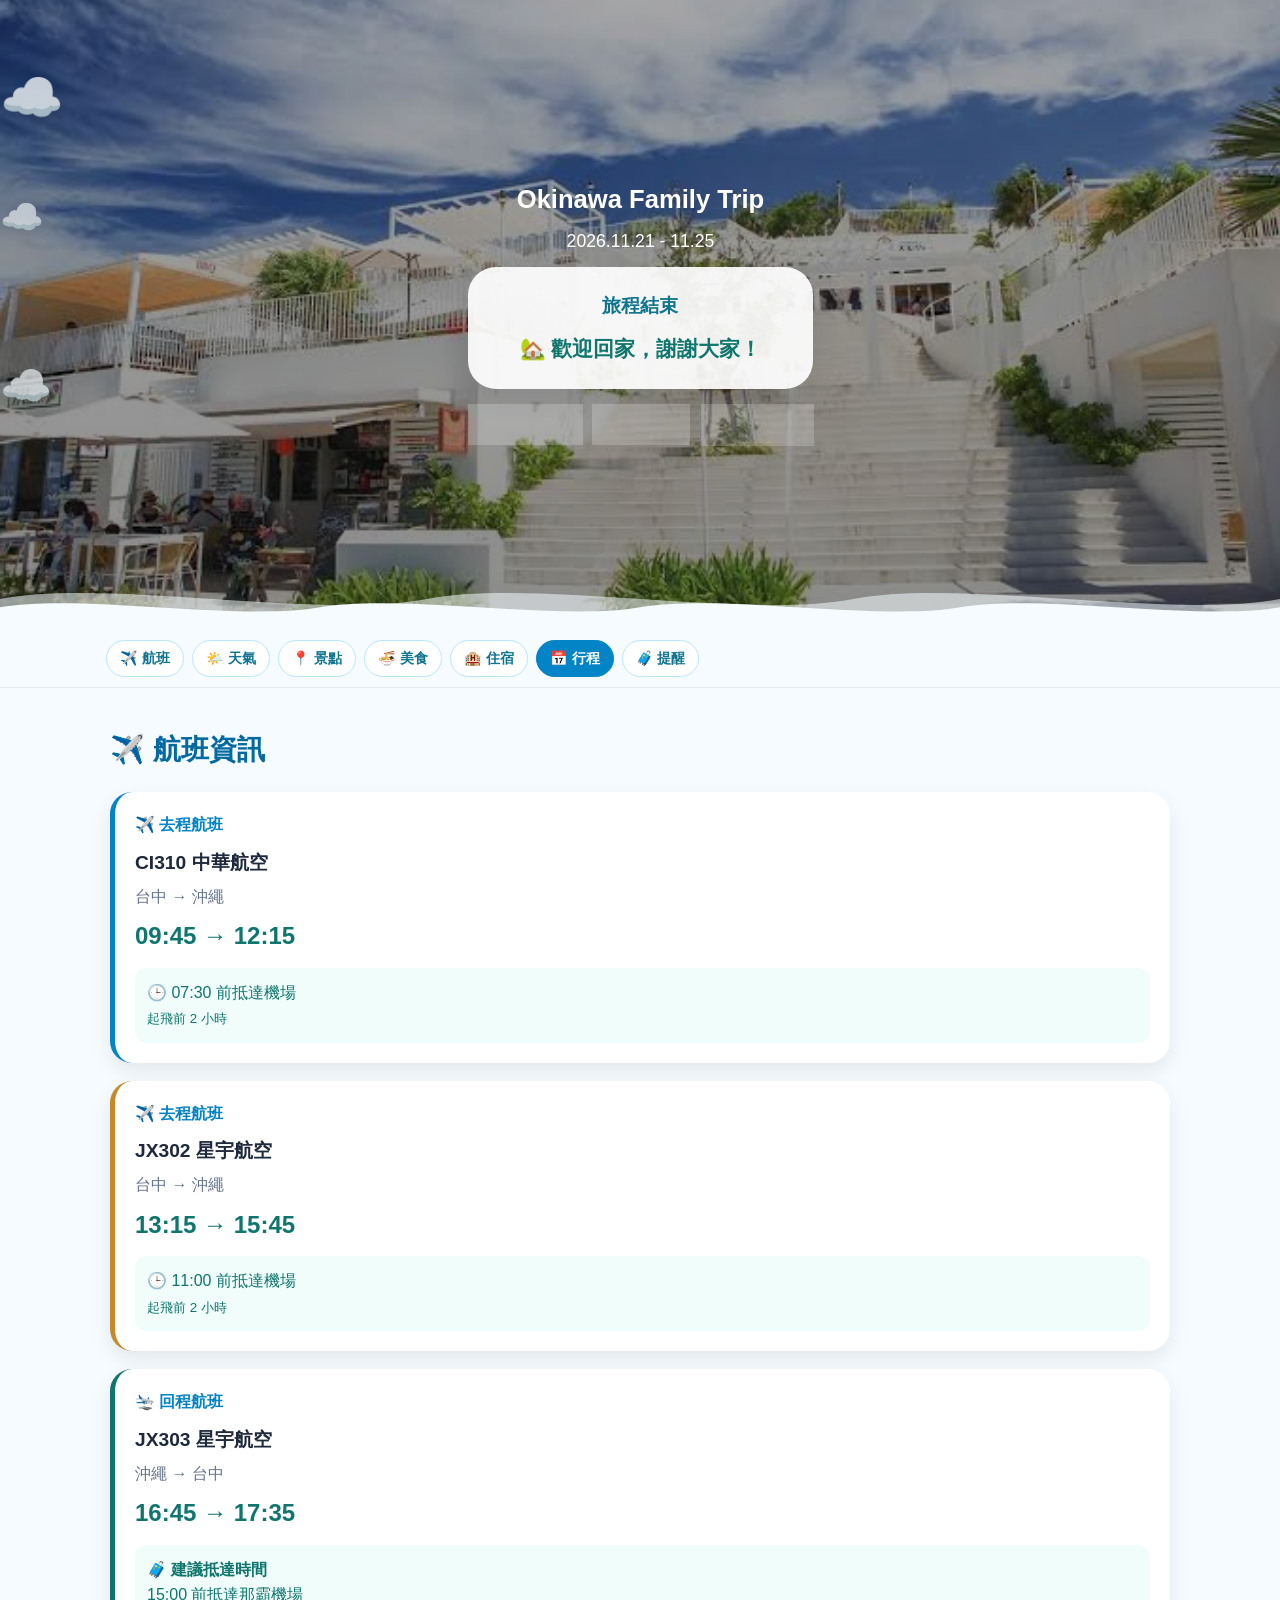
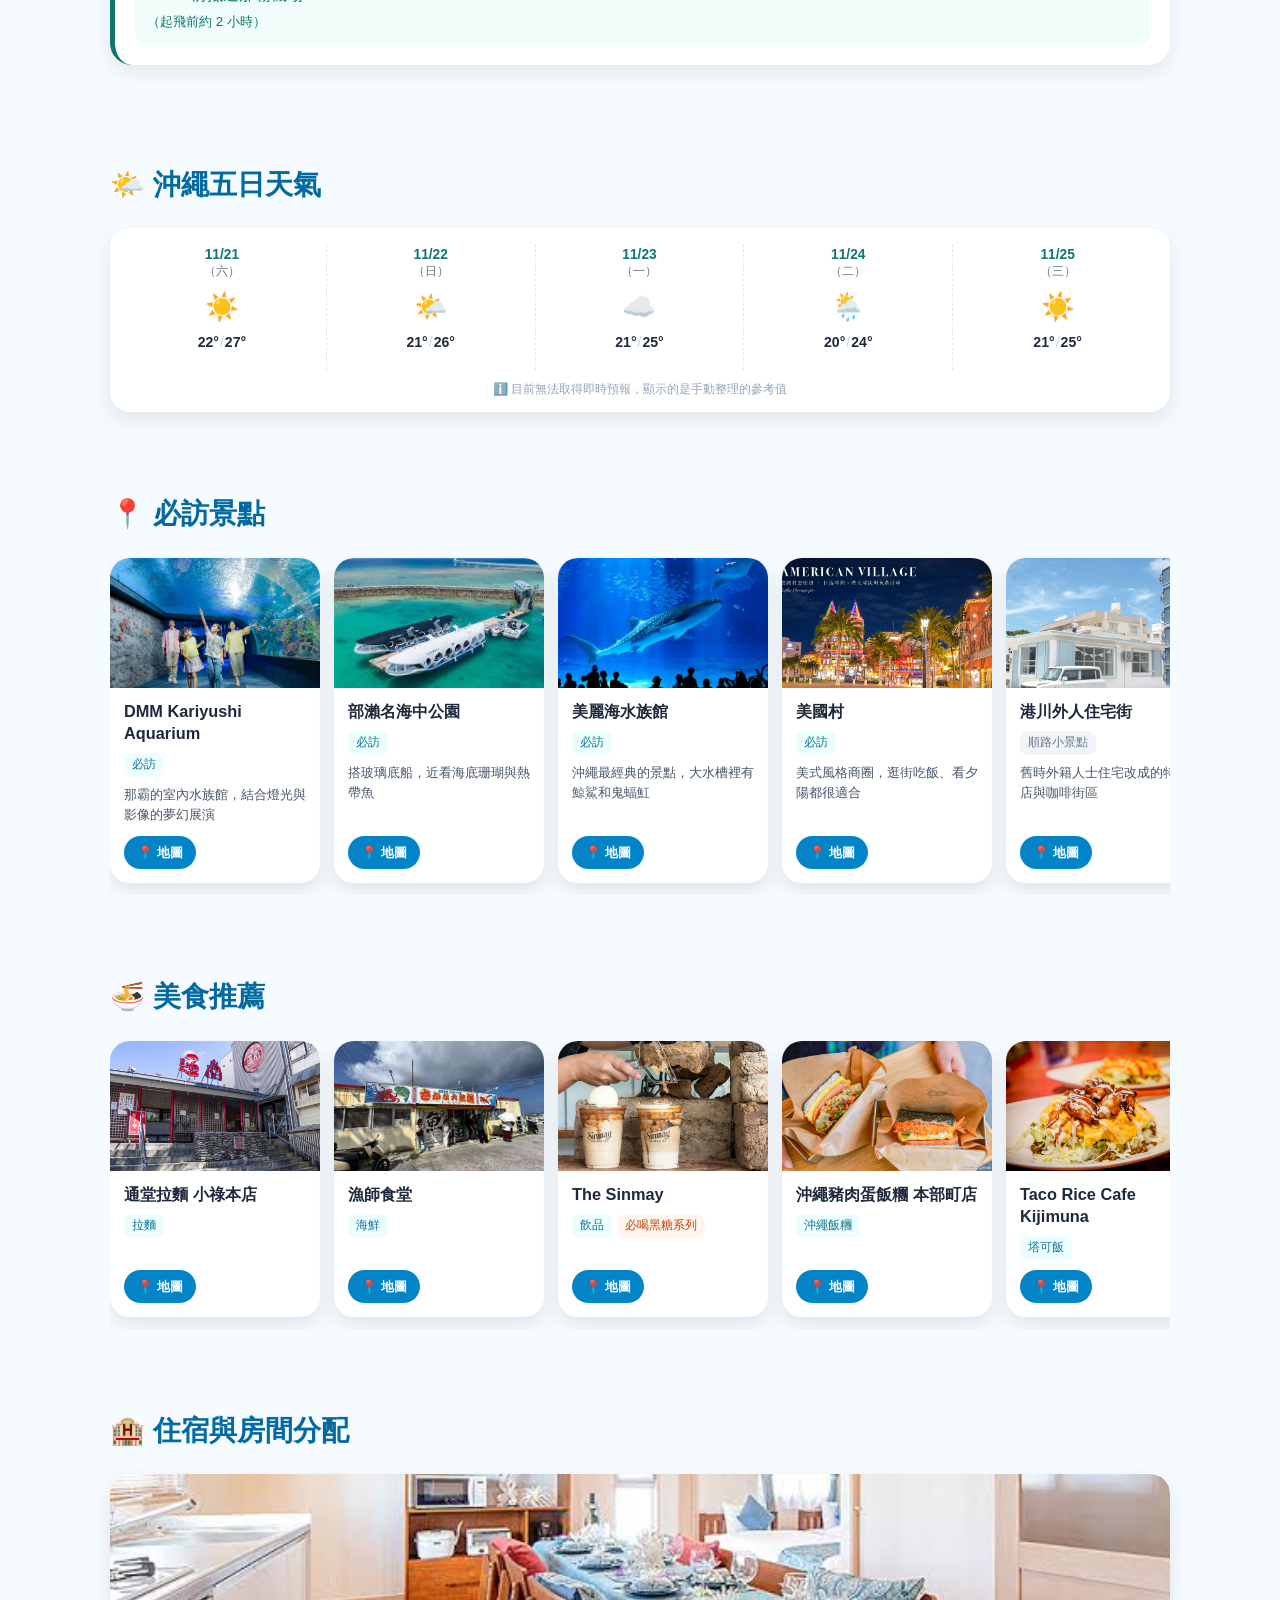
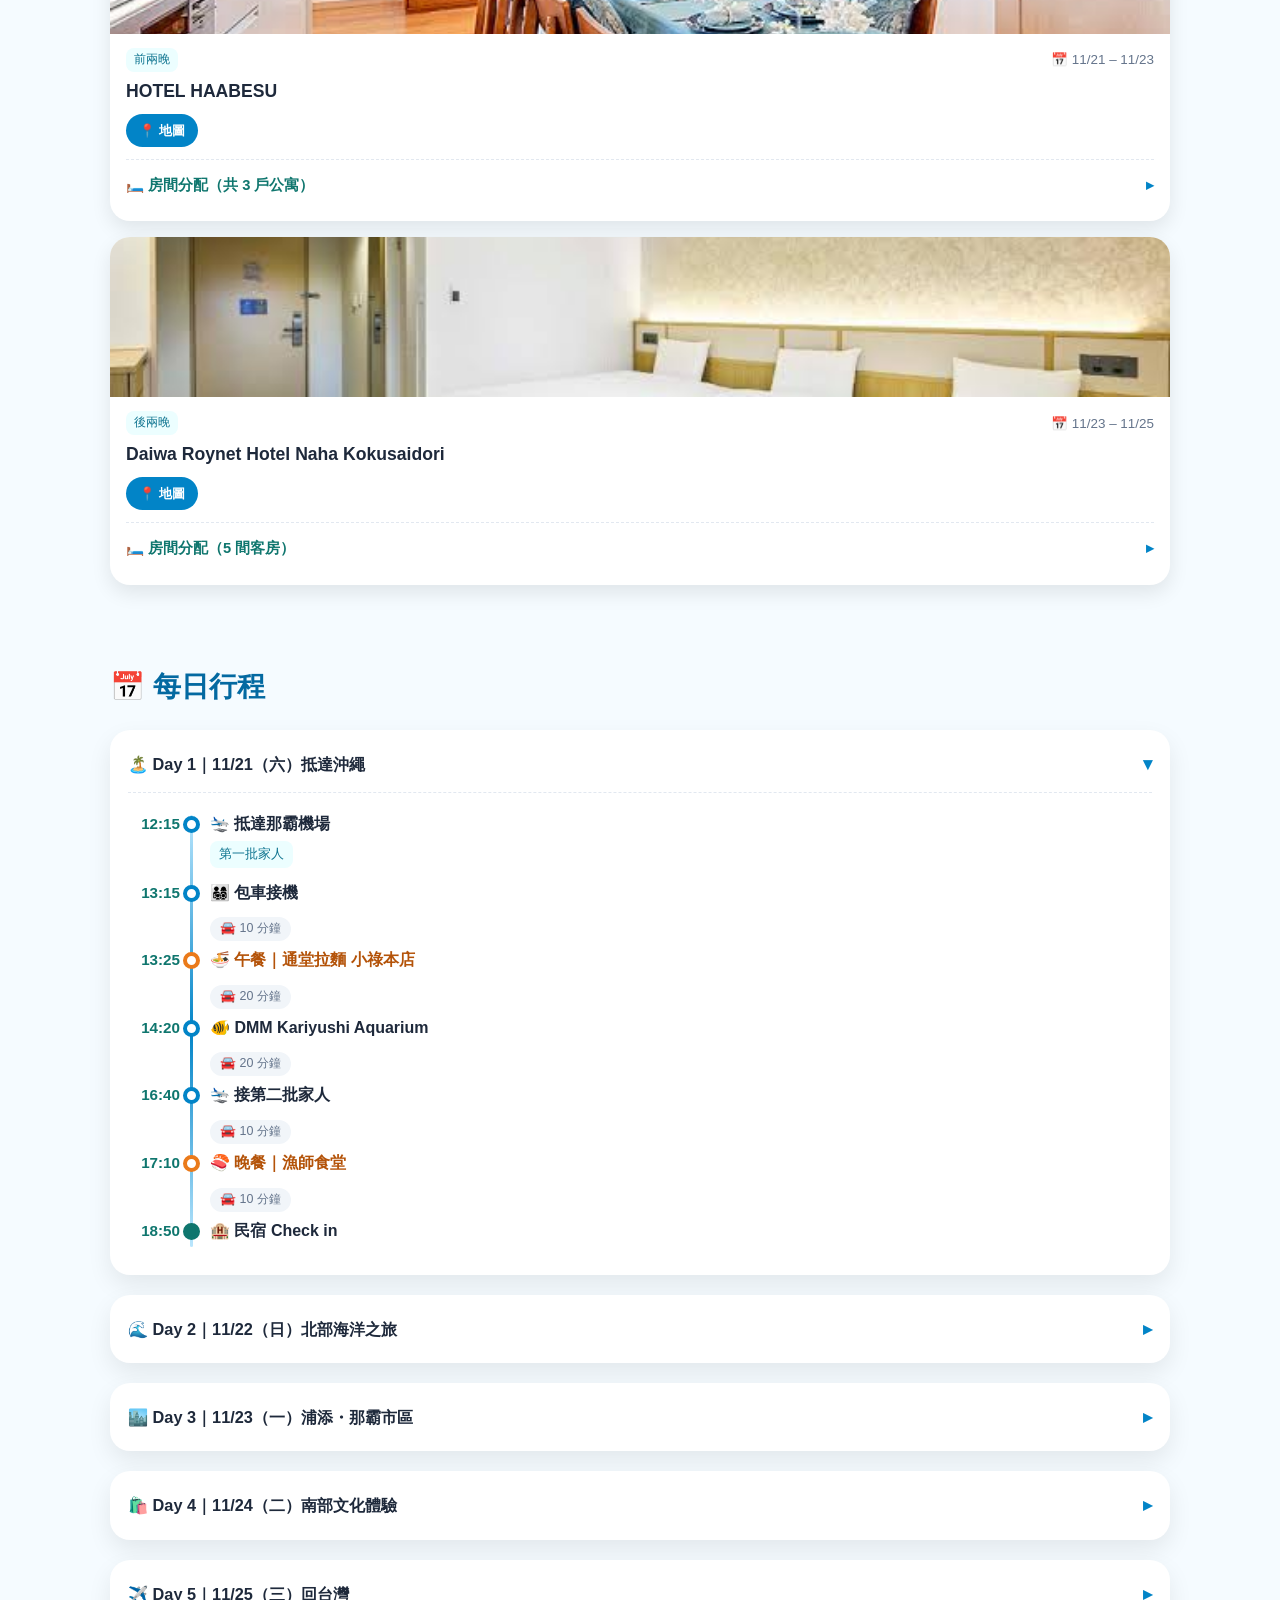
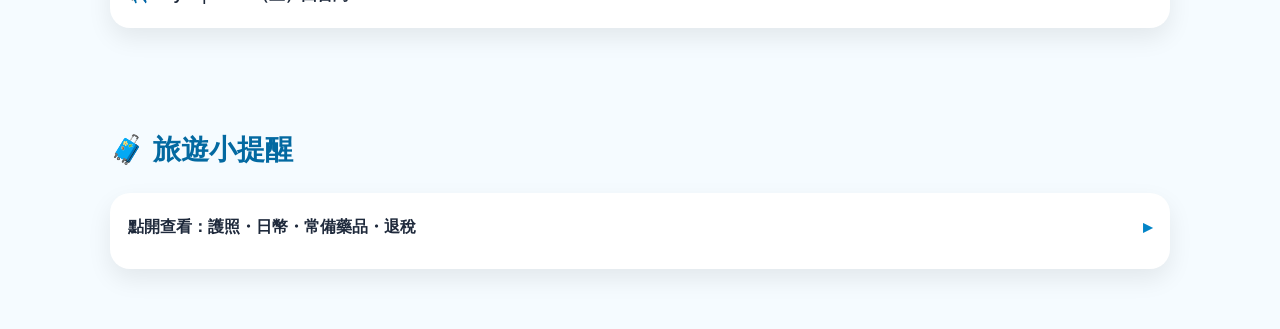
<file: index.html>
<!DOCTYPE html>
<html lang="zh-Hant">
<head>
<meta charset="UTF-8">
<meta name="viewport"
content="width=device-width, initial-scale=1.0">
<title>
🏝️ Okinawa Family Trip 2026
</title>
<meta name="description" content="2026.11.21–11.25 沖繩家族旅行｜航班、行程、景點、美食、住宿一次看">
<meta name="theme-color" content="#0284c7">
<meta property="og:type" content="website">
<meta property="og:title" content="🏝️ Okinawa Family Trip 2026">
<meta property="og:description" content="2026.11.21–11.25｜13 位家人的沖繩旅行：航班、行程、景點、美食、住宿一次看">
<meta property="og:image" content="https://jade19940517.github.io/2026_okinawa/images/%E7%80%A8%E9%95%B7%E5%B3%B6.jpg">
<meta property="og:url" content="https://jade19940517.github.io/2026_okinawa/">
<meta name="twitter:card" content="summary_large_image">
<link rel="stylesheet" href="style.css?v=1">
</head>
<body>
<section class="hero">
<div class="hero-deco" aria-hidden="true">
<span class="cloud c1">☁️</span>
<span class="cloud c2">☁️</span>
<span class="cloud c3">☁️</span>
<span class="hero-plane">✈️</span>
<svg class="wave wave-back" viewBox="0 0 2400 70" preserveAspectRatio="none"><path d="M0 30 C100.0 4 300.0 56 400 30 C500.0 4 700.0 56 800 30 C900.0 4 1100.0 56 1200 30 C1300.0 4 1500.0 56 1600 30 C1700.0 4 1900.0 56 2000 30 C2100.0 4 2300.0 56 2400 30 V70 H0 Z"/></svg>
<svg class="wave wave-front" viewBox="0 0 2400 70" preserveAspectRatio="none"><path d="M0 34 C75.0 12 225.0 56 300 34 C375.0 12 525.0 56 600 34 C675.0 12 825.0 56 900 34 C975.0 12 1125.0 56 1200 34 C1275.0 12 1425.0 56 1500 34 C1575.0 12 1725.0 56 1800 34 C1875.0 12 2025.0 56 2100 34 C2175.0 12 2325.0 56 2400 34 V70 H0 Z"/></svg>
</div>
<div class="hero-content">
<h1>
Okinawa Family Trip
</h1>
<p>
2026.11.21 - 11.25
</p>
<div class="countdown-box">
<div class="countdown-title">
沖繩出發倒數
</div>
<div id="countdown">
載入中...
</div>
</div>
<div class="badges">
<div class="badge">
👨‍👩‍👧‍👦 13位家人
</div>
<div class="badge">
🏖️ 5天4夜
</div>
<div class="badge">
🚐 包車旅行
</div> 
</div>
</div>
</section>
<nav class="quick-nav" id="quick-nav" aria-label="快速導覽">
<div class="quick-nav-inner">
<a href="#flights">✈️ 航班</a>
<a href="#weather">🌤️ 天氣</a>
<a href="#spots">📍 景點</a>
<a href="#food">🍜 美食</a>
<a href="#stay">🏨 住宿</a>
<a href="#itinerary">📅 行程</a>
<a href="#tips">🧳 提醒</a>
</div>
</nav>
<section class="section" id="flights">
<h2 class="section-title">
✈️ 航班資訊
</h2>
<div class="flight-card china-airlines">
<div class="flight-header">
✈️ 去程航班
</div>
<div class="flight-airline">
CI310 中華航空
</div>
<div class="flight-route">
台中 → 沖繩
</div>
<div class="flight-time">
09:45 → 12:15
</div>
<div class="flight-note">
🕒 07:30 前抵達機場
<br>
<small>起飛前 2 小時</small>
</div>
</div>
<div class="flight-card starlux">
<div class="flight-header">
✈️ 去程航班
</div>
<div class="flight-airline">
JX302 星宇航空
</div>
<div class="flight-route">
台中 → 沖繩
</div>
<div class="flight-time">
13:15 → 15:45
</div>
<div class="flight-note">
🕒 11:00 前抵達機場
<br>
<small>起飛前 2 小時</small>
</div>
</div>
<div class="flight-card return-flight">
<div class="flight-header">
🛬 回程航班
</div>
<div class="flight-airline">
JX303 星宇航空
</div>
<div class="flight-route">
沖繩 → 台中
</div>
<div class="flight-time">
16:45 → 17:35
</div>
<div class="flight-note">
<strong>🧳 建議抵達時間</strong>
<br>
15:00 前抵達那霸機場
<br>
<small>（起飛前約 2 小時）</small>
</div>
</div>
</section>
<section class="section" id="weather">
<h2 class="section-title">
🌤️ 沖繩五日天氣
</h2>
<div class="wx-card">
<div class="wx-grid" id="wx-grid">
<div class="wx-col"><div class="wx-date">11/21<small>（六）</small></div><div class="wx-ico">☀️</div><div class="wx-temp">22°<span>/</span>27°</div><div class="wx-rain"></div></div>
<div class="wx-col"><div class="wx-date">11/22<small>（日）</small></div><div class="wx-ico">🌤️</div><div class="wx-temp">21°<span>/</span>26°</div><div class="wx-rain"></div></div>
<div class="wx-col"><div class="wx-date">11/23<small>（一）</small></div><div class="wx-ico">☁️</div><div class="wx-temp">21°<span>/</span>25°</div><div class="wx-rain"></div></div>
<div class="wx-col"><div class="wx-date">11/24<small>（二）</small></div><div class="wx-ico">🌦️</div><div class="wx-temp">20°<span>/</span>24°</div><div class="wx-rain"></div></div>
<div class="wx-col"><div class="wx-date">11/25<small>（三）</small></div><div class="wx-ico">☀️</div><div class="wx-temp">21°<span>/</span>25°</div><div class="wx-rain"></div></div>
</div>
<div class="wx-note" id="wx-note">⏳ 預報載入中…（先顯示手動整理的參考值）</div>
</div>
</section>
<section class="section" id="spots">
<h2 class="section-title">
📍 必訪景點
</h2>
<div class="spot-scroll">
<div class="spot-card">
<img class="spot-photo" src="images/dmm_kariyushi_aquarium.jpg" alt="DMM Kariyushi Aquarium" loading="lazy">
<div class="spot-body">
<div class="spot-name">DMM Kariyushi Aquarium</div>
<div class="spot-meta"><span class="chip">必訪</span></div>
<div class="spot-desc">那霸的室內水族館，結合燈光與影像的夢幻展演</div>
<div class="map-btn"><a href="https://www.google.com/maps/search/?api=1&query=DMM%20Kariyushi%20Aquarium%20沖繩" target="_blank" rel="noopener">📍 地圖</a></div>
</div>
</div>
<div class="spot-card">
<img class="spot-photo" src="images/部瀨名海中公園.jpg" alt="部瀨名海中公園" loading="lazy">
<div class="spot-body">
<div class="spot-name">部瀨名海中公園</div>
<div class="spot-meta"><span class="chip">必訪</span></div>
<div class="spot-desc">搭玻璃底船，近看海底珊瑚與熱帶魚</div>
<div class="map-btn"><a href="https://www.google.com/maps/search/?api=1&query=部瀨名海中公園%20沖繩" target="_blank" rel="noopener">📍 地圖</a></div>
</div>
</div>
<div class="spot-card">
<img class="spot-photo" src="images/美麗海水族館.jpg" alt="美麗海水族館" loading="lazy">
<div class="spot-body">
<div class="spot-name">美麗海水族館</div>
<div class="spot-meta"><span class="chip">必訪</span></div>
<div class="spot-desc">沖繩最經典的景點，大水槽裡有鯨鯊和鬼蝠魟</div>
<div class="map-btn"><a href="https://www.google.com/maps/search/?api=1&query=沖繩美麗海水族館" target="_blank" rel="noopener">📍 地圖</a></div>
</div>
</div>
<div class="spot-card">
<img class="spot-photo" src="images/美國村.jpg" alt="美國村" loading="lazy">
<div class="spot-body">
<div class="spot-name">美國村</div>
<div class="spot-meta"><span class="chip">必訪</span></div>
<div class="spot-desc">美式風格商圈，逛街吃飯、看夕陽都很適合</div>
<div class="map-btn"><a href="https://www.google.com/maps/search/?api=1&query=北谷美國村%20沖繩" target="_blank" rel="noopener">📍 地圖</a></div>
</div>
</div>
<div class="spot-card">
<img class="spot-photo" src="images/港川外人住宅街.jpg" alt="港川外人住宅街" loading="lazy">
<div class="spot-body">
<div class="spot-name">港川外人住宅街</div>
<div class="spot-meta"><span class="chip soft">順路小景點</span></div>
<div class="spot-desc">舊時外籍人士住宅改成的特色小店與咖啡街區</div>
<div class="map-btn"><a href="https://www.google.com/maps/search/?api=1&query=港川外人住宅街%20沖繩" target="_blank" rel="noopener">📍 地圖</a></div>
</div>
</div>
<div class="spot-card">
<img class="spot-photo" src="images/SAN-A%20PARCO%20CITY.png" alt="SAN-A PARCO CITY" loading="lazy">
<div class="spot-body">
<div class="spot-name">SAN-A PARCO CITY</div>
<div class="spot-meta"><span class="chip soft">購物</span></div>
<div class="spot-desc">大型購物商場，逛街、用餐一次搞定</div>
<div class="map-btn"><a href="https://www.google.com/maps/search/?api=1&query=SAN-A%20PARCO%20CITY%20浦添" target="_blank" rel="noopener">📍 地圖</a></div>
</div>
</div>
<div class="spot-card">
<img class="spot-photo" src="images/達摩寺.jpg" alt="達摩寺" loading="lazy">
<div class="spot-body">
<div class="spot-name">達摩寺</div>
<div class="spot-meta"><span class="chip soft">順路小景點</span></div>
<div class="spot-desc">以達摩為主題的寺廟，順路走走參拜</div>
<div class="map-btn"><a href="https://www.google.com/maps/search/?api=1&query=達摩寺%20浦添%20沖繩" target="_blank" rel="noopener">📍 地圖</a></div>
</div>
</div>
<div class="spot-card">
<img class="spot-photo" src="images/波上宮.jpg" alt="波上宮" loading="lazy">
<div class="spot-body">
<div class="spot-name">波上宮</div>
<div class="spot-meta"><span class="chip">必訪</span></div>
<div class="spot-desc">建在海邊崖上的神社，是沖繩最具代表性的神社</div>
<div class="map-btn"><a href="https://www.google.com/maps/search/?api=1&query=波上宮%20那霸" target="_blank" rel="noopener">📍 地圖</a></div>
</div>
</div>
<div class="spot-card">
<img class="spot-photo" src="images/玉泉洞.jpg" alt="玉泉洞" loading="lazy">
<div class="spot-body">
<div class="spot-name">玉泉洞</div>
<div class="spot-meta"><span class="chip">必訪</span></div>
<div class="spot-desc">大型鐘乳石洞，走進地底欣賞自然奇景</div>
<div class="map-btn"><a href="https://www.google.com/maps/search/?api=1&query=玉泉洞%20沖繩世界" target="_blank" rel="noopener">📍 地圖</a></div>
</div>
</div>
<div class="spot-card">
<img class="spot-photo" src="images/國際通.jpg" alt="國際通" loading="lazy">
<div class="spot-body">
<div class="spot-name">國際通</div>
<div class="spot-meta"><span class="chip">必訪</span></div>
<div class="spot-desc">那霸最熱鬧的大街，伴手禮和小吃一次逛完</div>
<div class="map-btn"><a href="https://www.google.com/maps/search/?api=1&query=國際通%20那霸" target="_blank" rel="noopener">📍 地圖</a></div>
</div>
</div>
<div class="spot-card">
<img class="spot-photo" src="images/泊港漁市場.jpg" alt="泊港漁市場" loading="lazy">
<div class="spot-body">
<div class="spot-name">泊港漁市場</div>
<div class="spot-meta"><span class="chip soft">順路小景點</span></div>
<div class="spot-desc">在地漁市場，感受沖繩的海鮮與生活氣息</div>
<div class="map-btn"><a href="https://www.google.com/maps/search/?api=1&query=泊港漁市場%20那霸" target="_blank" rel="noopener">📍 地圖</a></div>
</div>
</div>
<div class="spot-card">
<img class="spot-photo" src="images/瀨長島.jpg" alt="瀨長島" loading="lazy">
<div class="spot-body">
<div class="spot-name">瀨長島</div>
<div class="spot-meta"><span class="chip">必訪</span></div>
<div class="spot-desc">海邊的白色露台，飛機從頭頂起降，日落特別美</div>
<div class="map-btn"><a href="https://www.google.com/maps/search/?api=1&query=瀨長島%20Umikaji%20Terrace" target="_blank" rel="noopener">📍 地圖</a></div>
</div>
</div>
</div>
</section>
<section class="section" id="food">
<h2 class="section-title">
🍜 美食推薦
</h2>
<div class="food-scroll">
<div class="food-card">
<img class="food-photo" src="images/通堂拉麵.jpg" alt="通堂拉麵 小祿本店" loading="lazy">
<div class="food-body">
<div class="food-name">通堂拉麵 小祿本店</div>
<div class="food-meta"><span class="chip">拉麵</span></div>
<div class="map-btn"><a href="https://www.google.com/maps/search/?api=1&query=通堂拉麵%20小祿本店%20沖繩" target="_blank" rel="noopener">📍 地圖</a></div>
</div>
</div>
<div class="food-card">
<img class="food-photo" src="images/漁師食堂.jpg" alt="漁師食堂" loading="lazy">
<div class="food-body">
<div class="food-name">漁師食堂</div>
<div class="food-meta"><span class="chip">海鮮</span></div>
<div class="map-btn"><a href="https://www.google.com/maps/search/?api=1&query=漁師食堂%20沖繩" target="_blank" rel="noopener">📍 地圖</a></div>
</div>
</div>
<div class="food-card">
<img class="food-photo" src="images/The%20Sinmay.png" alt="The Sinmay" loading="lazy">
<div class="food-body">
<div class="food-name">The Sinmay</div>
<div class="food-meta"><span class="chip">飲品</span><span class="chip warm">必喝黑糖系列</span></div>
<div class="map-btn"><a href="https://www.google.com/maps/search/?api=1&query=The%20Sinmay%20沖繩" target="_blank" rel="noopener">📍 地圖</a></div>
</div>
</div>
<div class="food-card">
<img class="food-photo" src="images/豬肉蛋飯糰.jpg" alt="沖繩豬肉蛋飯糰 本部町店" loading="lazy">
<div class="food-body">
<div class="food-name">沖繩豬肉蛋飯糰 本部町店</div>
<div class="food-meta"><span class="chip">沖繩飯糰</span></div>
<div class="map-btn"><a href="https://www.google.com/maps/search/?api=1&query=沖繩豬肉蛋飯糰%20本部町店" target="_blank" rel="noopener">📍 地圖</a></div>
</div>
</div>
<div class="food-card">
<img class="food-photo" src="images/Taco%20Rice%20Cafe%20Kijimuna.jpg" alt="Taco Rice Cafe Kijimuna" loading="lazy">
<div class="food-body">
<div class="food-name">Taco Rice Cafe Kijimuna</div>
<div class="food-meta"><span class="chip">塔可飯</span></div>
<div class="map-btn"><a href="https://www.google.com/maps/search/?api=1&query=Taco%20Rice%20Cafe%20Kijimuna%20沖繩" target="_blank" rel="noopener">📍 地圖</a></div>
</div>
</div>
<div class="food-card">
<img class="food-photo" src="images/琉球的牛.jpg" alt="琉球的牛 久茂地店" loading="lazy">
<div class="food-body">
<div class="food-name">琉球的牛 久茂地店</div>
<div class="food-meta"><span class="chip">燒肉</span><span class="chip warm">需訂位</span></div>
<div class="map-btn"><a href="https://www.google.com/maps/search/?api=1&query=琉球の牛%20久茂地店%20那覇" target="_blank" rel="noopener">📍 地圖</a></div>
</div>
</div>
<div class="food-card">
<img class="food-photo" src="images/那霸市第一牧志公設市場.jpg" alt="第一牧志公設市場" loading="lazy">
<div class="food-body">
<div class="food-name">第一牧志公設市場</div>
<div class="food-meta"><span class="chip">在地市場</span></div>
<div class="map-btn"><a href="https://www.google.com/maps/search/?api=1&query=那霸市第一牧志公設市場" target="_blank" rel="noopener">📍 地圖</a></div>
</div>
</div>
<div class="food-card">
<img class="food-photo" src="images/紺%20Kou.jpg" alt="紺 Kou 東町本店" loading="lazy">
<div class="food-body">
<div class="food-name">紺 Kou 東町本店</div>
<div class="food-meta"><span class="chip">涮涮鍋</span></div>
<div class="map-btn"><a href="https://www.google.com/maps/search/?api=1&query=紺%20Kou%20東町本店%20那覇" target="_blank" rel="noopener">📍 地圖</a></div>
</div>
</div>
</div>
</section>
<section class="section" id="stay">
<h2 class="section-title">
🏨 住宿與房間分配
</h2>
<div class="stay-list">
<div class="stay-card">
<img class="stay-photo" src="images/HOTEL%20HAABESU%20OKINAWA-01.jpg" alt="HOTEL HAABESU" loading="lazy">
<div class="stay-body">
<div class="stay-top"><span class="chip">前兩晚</span><span class="stay-dates">📅 11/21 – 11/23</span></div>
<div class="stay-name">HOTEL HAABESU</div>
<div class="map-btn"><a href="https://www.google.com/maps/search/?api=1&query=HOTEL%20HAABESU%20OKINAWA" target="_blank" rel="noopener">📍 地圖</a></div>
<details class="rooms">
<summary>🛏️ 房間分配（共 3 戶公寓）</summary>
<div class="unit-list">
<div class="unit">
<div class="unit-head"><span>🏠 A 戶</span><span class="unit-tag">整戶公寓・2 房</span></div>
<div class="uroom">
<div class="uroom-head"><b>房間 1</b><span class="bed">🛏️ 雙人床</span></div>
<div class="unit-people"><span>二阿姨</span><span>二姨丈</span></div>
</div>
<div class="uroom">
<div class="uroom-head"><b>房間 2</b><span class="bed">🛏️🛏️ 兩張單人床</span></div>
<div class="unit-people"><span>小阿姨</span><span>小姨丈</span></div>
</div>
<div class="unit-note">📝 房間進去後再自己選</div>
<div class="unit-share">🛋️ 客廳・🍳 廚房・🚿 衛浴｜整戶獨立使用</div>
</div>
<div class="unit">
<div class="unit-head"><span>🏠 B 戶</span><span class="unit-tag">整戶公寓・2 房</span></div>
<div class="uroom">
<div class="uroom-head"><b>房間 1</b><span class="bed">🛏️ 雙人床</span></div>
<div class="unit-people"><span>大姨</span></div>
</div>
<div class="uroom">
<div class="uroom-head"><b>房間 2</b><span class="bed">🛏️🛏️ 兩張單人床</span></div>
<div class="unit-people"><span>明寶</span><span>小茜</span><span>程翰</span></div>
</div>
<div class="unit-note">📝 房間進去後再自己選</div>
<div class="unit-share">🛋️ 客廳・🍳 廚房・🚿 衛浴｜整戶獨立使用</div>
</div>
<div class="unit">
<div class="unit-head"><span>🏠 C 戶</span><span class="unit-tag">整戶公寓・1 房</span></div>
<div class="uroom">
<div class="uroom-head"><b>房間</b><span class="bed">🛏️🛏️🛏️ 雙人床＋兩張單人床</span></div>
<div class="unit-people"><span>佩妏</span><span>小琪</span><span>易宣</span><span>雅涵</span><span>彣烜</span></div>
</div>
<div class="unit-share">🛋️ 客廳・🍳 廚房・🚿 衛浴｜整戶獨立使用</div>
</div>
</div>
</details>
</div>
</div>
<div class="stay-card">
<img class="stay-photo" src="images/Daiwa%20Roynet%20Hotel%20Naha%20Kokusaidori-01.jpg" alt="Daiwa Roynet Hotel Naha Kokusaidori" loading="lazy">
<div class="stay-body">
<div class="stay-top"><span class="chip">後兩晚</span><span class="stay-dates">📅 11/23 – 11/25</span></div>
<div class="stay-name">Daiwa Roynet Hotel Naha Kokusaidori</div>
<div class="map-btn"><a href="https://www.google.com/maps/search/?api=1&query=Daiwa%20Roynet%20Hotel%20Naha%20Kokusaidori" target="_blank" rel="noopener">📍 地圖</a></div>
<details class="rooms">
<summary>🛏️ 房間分配（5 間客房）</summary>
<div class="hroom-list">
<div class="hroom">
<div class="hroom-head"><b>Room 1</b><span class="bed">🛏️🛏️ 雙床房</span></div>
<div class="unit-people"><span>二阿姨</span><span>二姨丈</span></div>
</div>
<div class="hroom">
<div class="hroom-head"><b>Room 2</b><span class="bed">🛏️🛏️ 雙床房</span></div>
<div class="unit-people"><span>小阿姨</span><span>小姨丈</span></div>
</div>
<div class="hroom">
<div class="hroom-head"><b>Room 3</b><span class="bed">🛏️🛏️ 雙床房</span></div>
<div class="unit-people"><span>明寶</span><span>小茜</span><span>程翰</span></div>
</div>
<div class="hroom">
<div class="hroom-head"><b>Room 4</b><span class="bed">🛏️🛏️ 雙床房</span></div>
<div class="unit-people"><span>易宣</span><span>雅涵</span><span>彣烜</span></div>
</div>
<div class="hroom">
<div class="hroom-head"><b>Room 5</b><span class="bed">🛏️🛏️🛏️ 三人房</span></div>
<div class="unit-people"><span>大姨</span><span>佩妏</span><span>小琪</span></div>
</div>
</div>
</details>
</div>
</div>
</div>
</section>
<section class="section" id="itinerary">
<h2 class="section-title">
📅 每日行程
</h2>
<details open class="card day-card" data-day="1">
<summary>🏝️ Day 1｜11/21（六）抵達沖繩</summary>
<div class="timeline">
<div class="stop"><div class="time">12:15</div><div class="dot"></div><div class="body"><div class="title">🛬 抵達那霸機場</div><span class="tag">第一批家人</span></div></div>
<div class="stop"><div class="time">13:15</div><div class="dot"></div><div class="body"><div class="title">👨‍👩‍👧‍👦 包車接機</div></div></div>
<div class="drive"><span>🚘 10 分鐘</span></div>
<div class="stop meal"><div class="time">13:25</div><div class="dot"></div><div class="body"><div class="title">🍜 午餐｜通堂拉麵 小祿本店</div></div></div>
<div class="drive"><span>🚘 20 分鐘</span></div>
<div class="stop"><div class="time">14:20</div><div class="dot"></div><div class="body"><div class="title">🐠 DMM Kariyushi Aquarium</div></div></div>
<div class="drive"><span>🚘 20 分鐘</span></div>
<div class="stop"><div class="time">16:40</div><div class="dot"></div><div class="body"><div class="title">🛬 接第二批家人</div></div></div>
<div class="drive"><span>🚘 10 分鐘</span></div>
<div class="stop meal"><div class="time">17:10</div><div class="dot"></div><div class="body"><div class="title">🍣 晚餐｜漁師食堂</div></div></div>
<div class="drive"><span>🚘 10 分鐘</span></div>
<div class="stop end"><div class="time">18:50</div><div class="dot"></div><div class="body"><div class="title">🏨 民宿 Check in</div></div></div>
</div>
</details>
<details class="card day-card" data-day="2">
<summary>🌊 Day 2｜11/22（日）北部海洋之旅</summary>
<div class="timeline">
<div class="stop"><div class="time">09:00</div><div class="dot"></div><div class="body"><div class="title">🚌 民宿出發</div></div></div>
<div class="drive"><span>🚘 50 分鐘</span></div>
<div class="stop"><div class="time">10:00</div><div class="dot"></div><div class="body"><div class="title">🌊 部瀨名海中公園</div><span class="tag">❇️ 建議搭乘 10:30 玻璃船</span></div></div>
<div class="drive"><span>🚘 35 分鐘</span></div>
<div class="stop"><div class="time">12:15</div><div class="dot"></div><div class="body"><div class="title">📸 The Sinmay</div><span class="tag">❇️ 必喝黑糖系列飲品</span></div></div>
<div class="drive"><span>🚘 20 分鐘</span></div>
<div class="stop meal"><div class="time">13:05</div><div class="dot"></div><div class="body"><div class="title">🍙 午餐｜沖繩豬肉蛋飯糰 本部町店</div></div></div>
<div class="drive"><span>🚘 5 分鐘</span></div>
<div class="stop"><div class="time">14:15</div><div class="dot"></div><div class="body"><div class="title">🐋 美麗海水族館</div><span class="tag warn">⏰ 最晚 16:30 要離開</span></div></div>
<div class="drive"><span>🚘 2 小時</span></div>
<div class="stop"><div class="time">18:45</div><div class="dot"></div><div class="body"><div class="title">🌅 美國村自由活動</div></div></div>
<div class="stop meal"><div class="time none">—</div><div class="dot"></div><div class="body"><div class="title">🌮 晚餐｜Taco Rice Cafe Kijimuna</div></div></div>
<div class="drive"><span>🚘 30 分鐘</span></div>
<div class="stop end"><div class="time">21:00</div><div class="dot"></div><div class="body"><div class="title">🏨 抵達民宿</div></div></div>
</div>
<div class="callout">⚠️ 這天包車只到晚上 19 點，可付超時費延到 21 點，視當日情況調整是否去美國村。</div>
</details>
<details class="card day-card" data-day="3">
<summary>🏙️ Day 3｜11/23（一）浦添・那霸市區</summary>
<div class="timeline">
<div class="stop"><div class="time">10:00</div><div class="dot"></div><div class="body"><div class="title">🚌 民宿出發</div></div></div>
<div class="drive"><span>🚘 10 分鐘</span></div>
<div class="stop"><div class="time">10:10</div><div class="dot"></div><div class="body"><div class="title">🏘️ 港川外人住宅街</div></div></div>
<div class="drive"><span>🚘 10 分鐘</span></div>
<div class="stop"><div class="time">11:10</div><div class="dot"></div><div class="body"><div class="title">🛍️ SAN-A PARCO CITY</div><span class="tag warn">⏰ 最晚 14:30 要離開</span><span class="tag food">🍱 午餐：館內自由用餐</span></div></div>
<div class="drive"><span>🚘 20 分鐘</span></div>
<div class="stop"><div class="time">14:50</div><div class="dot"></div><div class="body"><div class="title">🏯 達摩寺</div></div></div>
<div class="drive"><span>🚘 30 分鐘</span></div>
<div class="stop"><div class="time">16:00</div><div class="dot"></div><div class="body"><div class="title">⛩️ 波上宮</div></div></div>
<div class="drive"><span>🚘 20 分鐘</span></div>
<div class="stop meal"><div class="time">17:15</div><div class="dot"></div><div class="body"><div class="title">🥩 晚餐｜琉球的牛 久茂地店</div><span class="tag food">17:15 × 1 組 ＋ 17:30 × 2 組 ＋ 17:45 × 1 組</span></div></div>
<div class="drive"><span>🚘 10 分鐘</span></div>
<div class="stop end"><div class="time">19:40</div><div class="dot"></div><div class="body"><div class="title">🏨 Daiwa Roynet Hotel Check in</div></div></div>
</div>
</details>
<details class="card day-card" data-day="4">
<summary>🛍️ Day 4｜11/24（二）南部文化體驗</summary>
<div class="timeline">
<div class="stop"><div class="time">10:00</div><div class="dot"></div><div class="body"><div class="title">🚌 飯店出發</div></div></div>
<div class="drive"><span>🚘 30 分鐘</span></div>
<div class="stop"><div class="time">10:30</div><div class="dot"></div><div class="body"><div class="title">🕳️ 玉泉洞</div></div></div>
<div class="drive"><span>🚘 40 分鐘</span></div>
<div class="stop meal"><div class="time">13:10</div><div class="dot"></div><div class="body"><div class="title">🍱 午餐｜第一牧志公設市場</div></div></div>
<div class="stop"><div class="time">15:10</div><div class="dot"></div><div class="body"><div class="title">🛍️ 國際通逛逛買買</div><span class="tag warn">⏰ 最晚 17:50 要離開</span></div></div>
<div class="drive"><span>🚘 5 分鐘</span></div>
<div class="stop meal"><div class="time">18:00</div><div class="dot"></div><div class="body"><div class="title">🥘 晚餐｜紺 Kou 東町本店</div></div></div>
<div class="stop end"><div class="time">19:30</div><div class="dot"></div><div class="body"><div class="title">🏨 返回飯店</div></div></div>
</div>
</details>
<details class="card day-card" data-day="5">
<summary>✈️ Day 5｜11/25（三）回台灣</summary>
<div class="timeline">
<div class="stop"><div class="time">10:00</div><div class="dot"></div><div class="body"><div class="title">🚌 飯店出發</div></div></div>
<div class="drive"><span>🚘 10 分鐘</span></div>
<div class="stop"><div class="time">10:10</div><div class="dot"></div><div class="body"><div class="title">🐟 泊港漁市場</div></div></div>
<div class="drive"><span>🚘 30 分鐘</span></div>
<div class="stop"><div class="time">11:40</div><div class="dot"></div><div class="body"><div class="title">🌴 瀨長島 Umikaji Terrace</div><span class="tag warn">⏰ 最晚 14:00 要離開</span><span class="tag food">🍴 午餐＋自由活動</span></div></div>
<div class="drive"><span>🚘 10 分鐘</span></div>
<div class="stop"><div class="time">14:10</div><div class="dot"></div><div class="body"><div class="title">🛫 抵達那霸機場辦理報到及退稅</div></div></div>
<div class="stop"><div class="time">16:45</div><div class="dot"></div><div class="body"><div class="title">✈️ JX303 起飛返台</div></div></div>
<div class="stop end"><div class="time">17:35</div><div class="dot"></div><div class="body"><div class="title">🛬 抵達台中</div></div></div>
</div>
</details>
</section>
<section class="section" id="tips">
<h2 class="section-title">
🧳 旅遊小提醒
</h2>
<details class="card tips-card">
<summary>點開查看：護照・日幣・常備藥品・退稅</summary>
<div class="tip-block">
<h3>🛂 護照</h3>
<ul>
<li>出發前確認護照效期，建議剩餘 6 個月以上</li>
<li>每人隨身帶護照正本，另外拍照或影印一份備份</li>
<li>13 個人一起行動，出發前在群組互相提醒，確認每個人都有帶</li>
<li>建議出發前先在 Visit Japan Web 完成入境與海關申報，到了日本掃 QR Code 通關比較快</li>
</ul>
</div>
<div class="tip-block">
<h3>💴 日幣</h3>
<ul>
<li>提早在台灣換好日幣現金，部分小店、市場、停車場只收現金</li>
<li>信用卡與行動支付多數店家可用，出發前先確認卡片的海外刷卡手續費</li>
<li>準備一些百圓、五百圓零錢，自動販賣機和投幣式置物櫃常會用到</li>
</ul>
</div>
<div class="tip-block">
<h3>💊 常備藥品</h3>
<ul>
<li>感冒、腸胃、止痛退燒、過敏藥，另外帶 OK 繃和暈車藥（Day 2 車程較長）</li>
<li>慢性病用藥帶原包裝，並準備好藥名清單</li>
<li>部分含偽麻黃鹼等成分的感冒藥在日本受管制，出發前先確認成分，不確定的藥品不要帶</li>
</ul>
</div>
<div class="tip-block">
<h3>🧾 退稅（2026/11/1 起新制）</h3>
<ul>
<li>結帳時先付含稅價，出境時確認後才退款，不再當場免稅</li>
<li>同一天、同一家免稅店，未稅合計滿 5,000 日圓才能辦；購物時要出示護照</li>
<li>購買後 90 天內離境即可</li>
<li>在那霸機場要先辦退稅確認，再報到托運：用自助機台掃護照，綠色代表完成，紅色要把商品帶去海關檢查，所以退稅商品不要先托運</li>
<li>在日本吃掉、用掉、送人或沒帶出境的商品無法退稅；同一張收據只要有一件沒帶出境，整張都不能退</li>
<li>Day 5 預計 14:10 到機場、16:45 起飛，建議先處理退稅再去報到</li>
</ul>
<p class="tip-foot">依 2026 年 11 月公開資訊整理，實際請以店家與海關公告為準。</p>
</div>
</details>
</section>


<script src="app.js?v=1" defer></script>
</body>
</html>
</file>
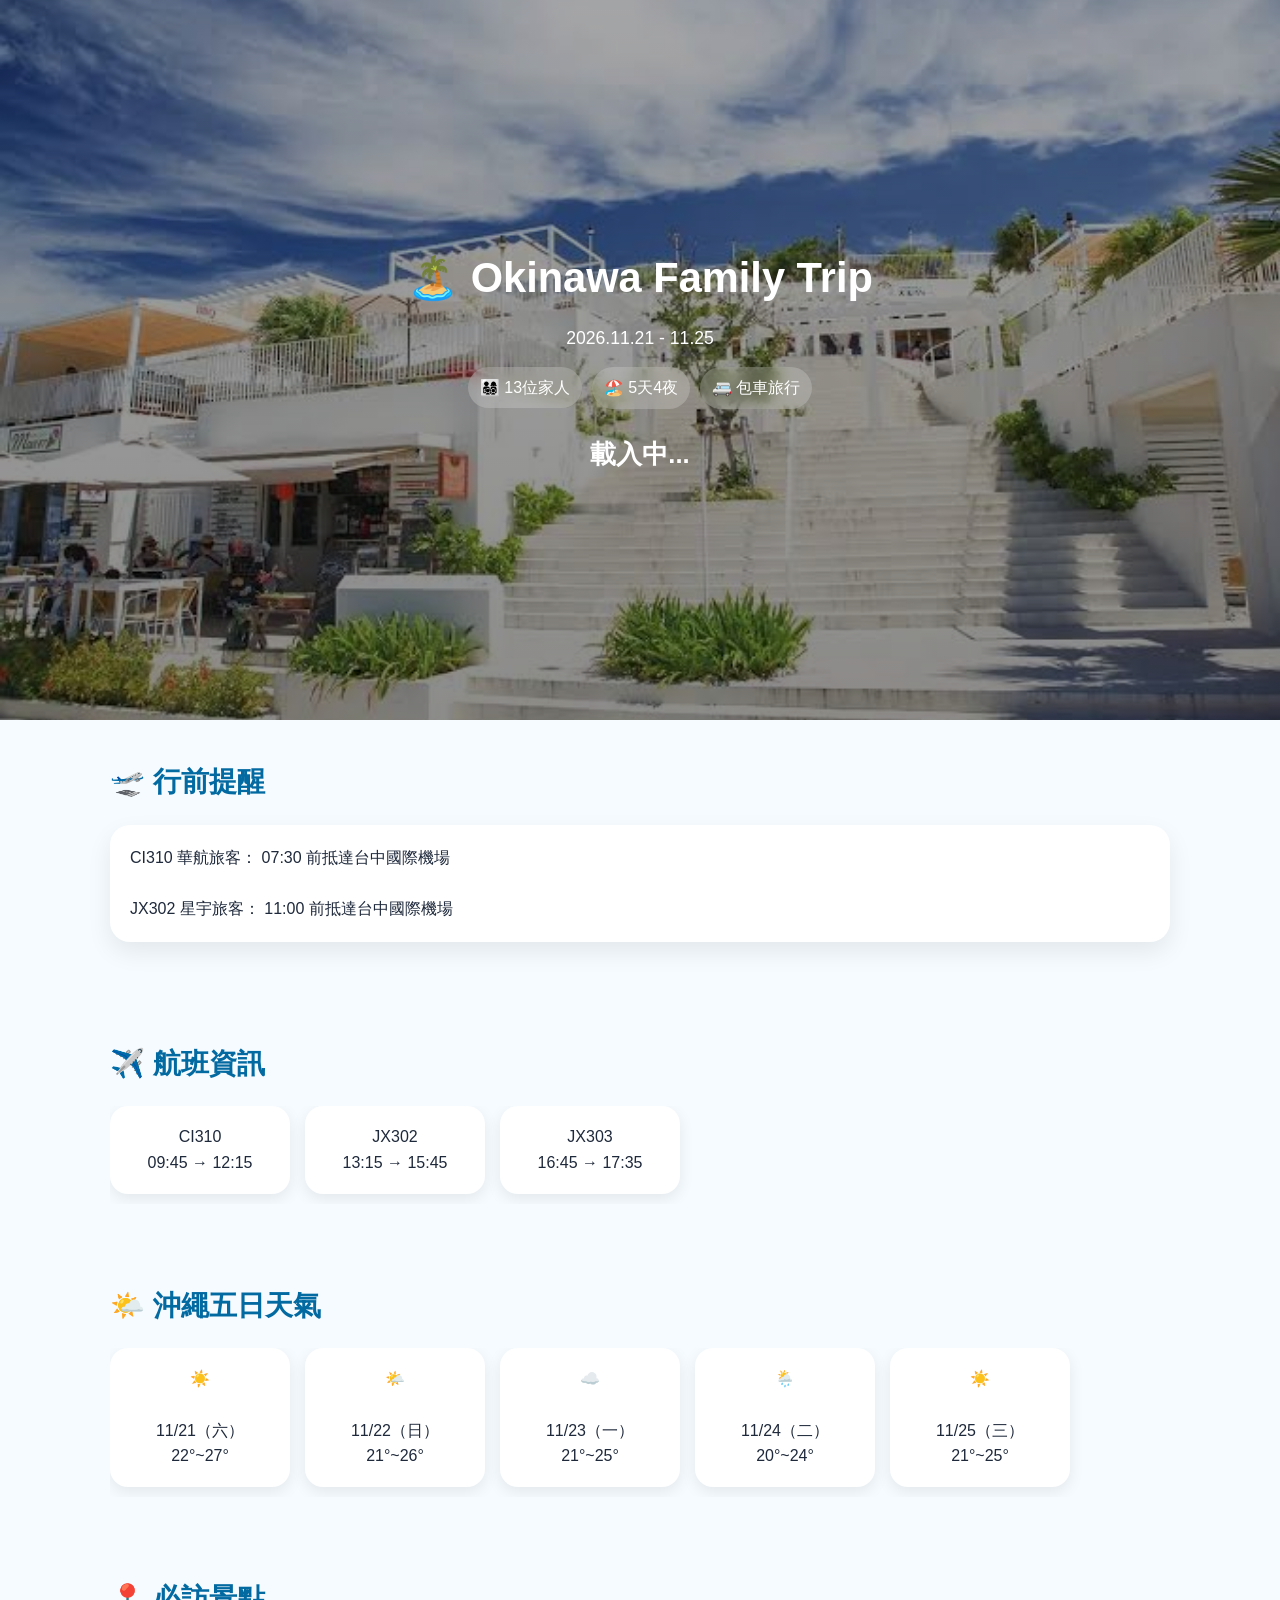
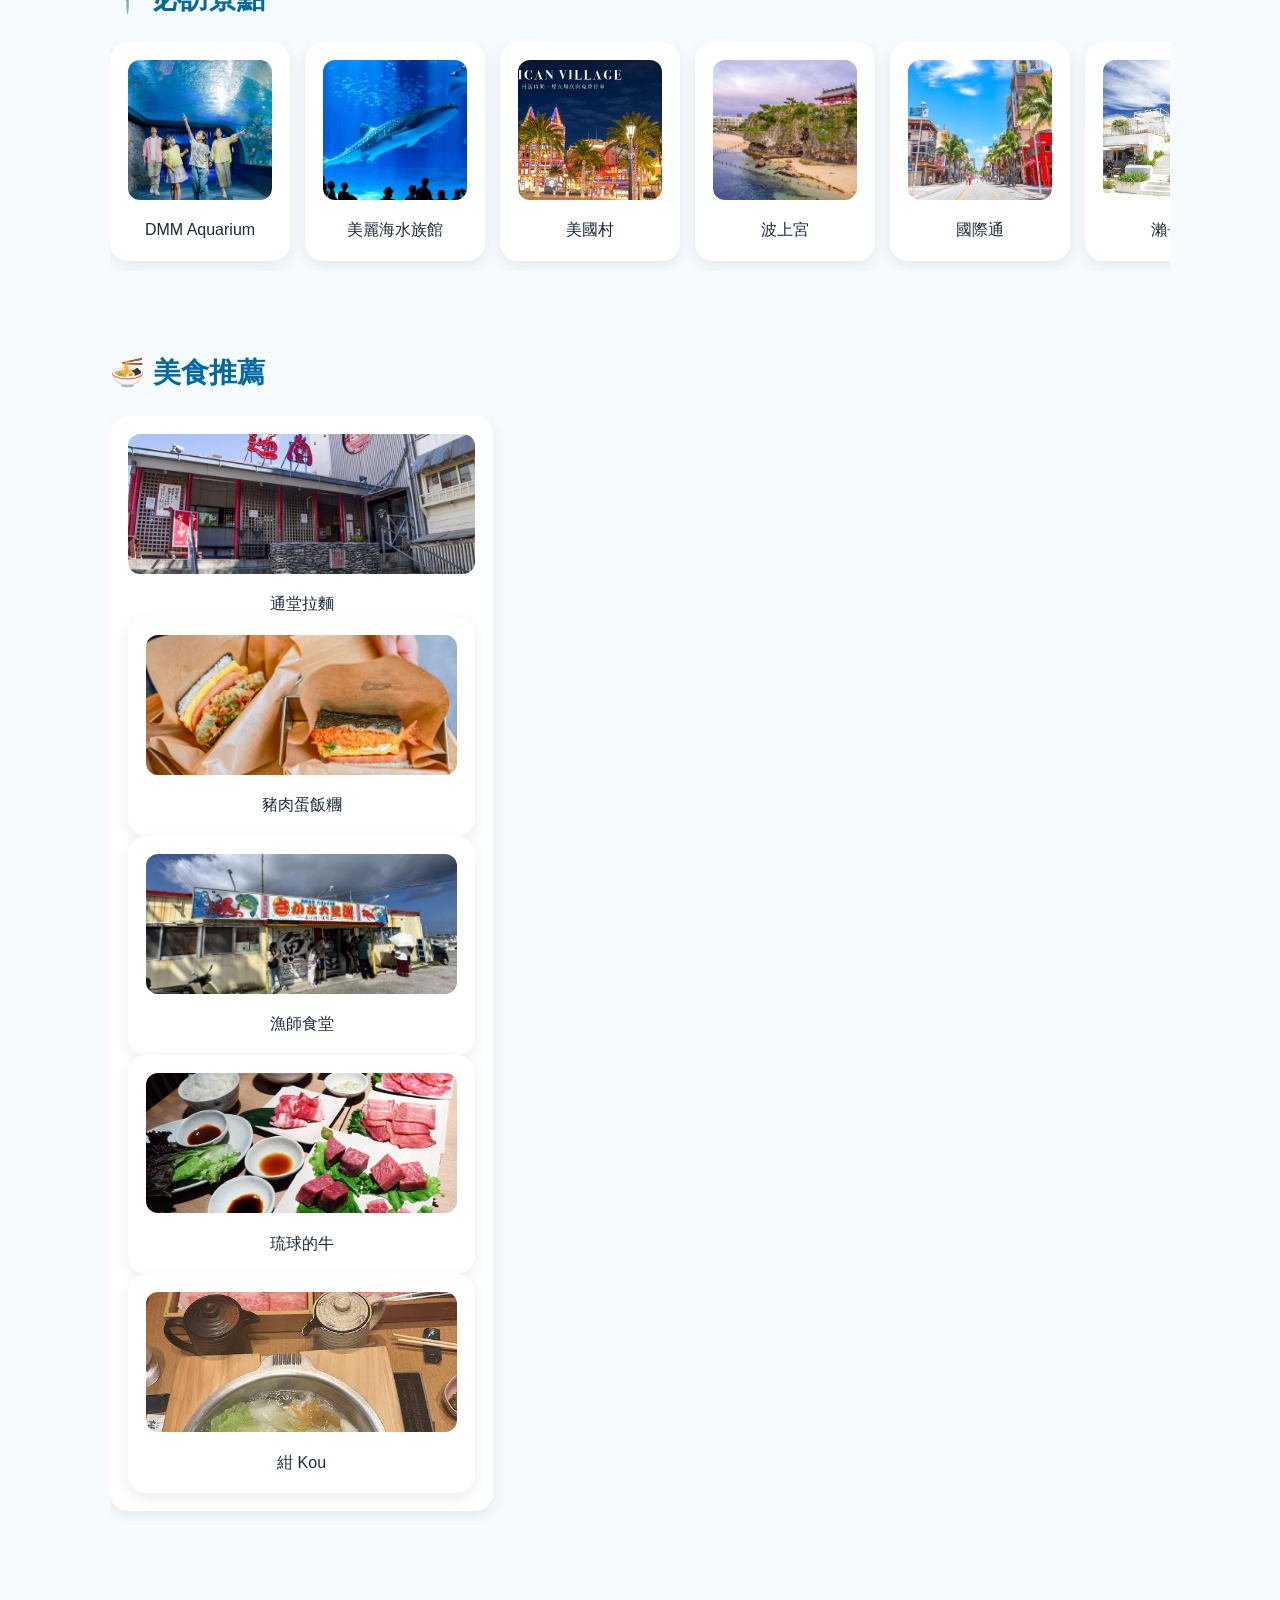
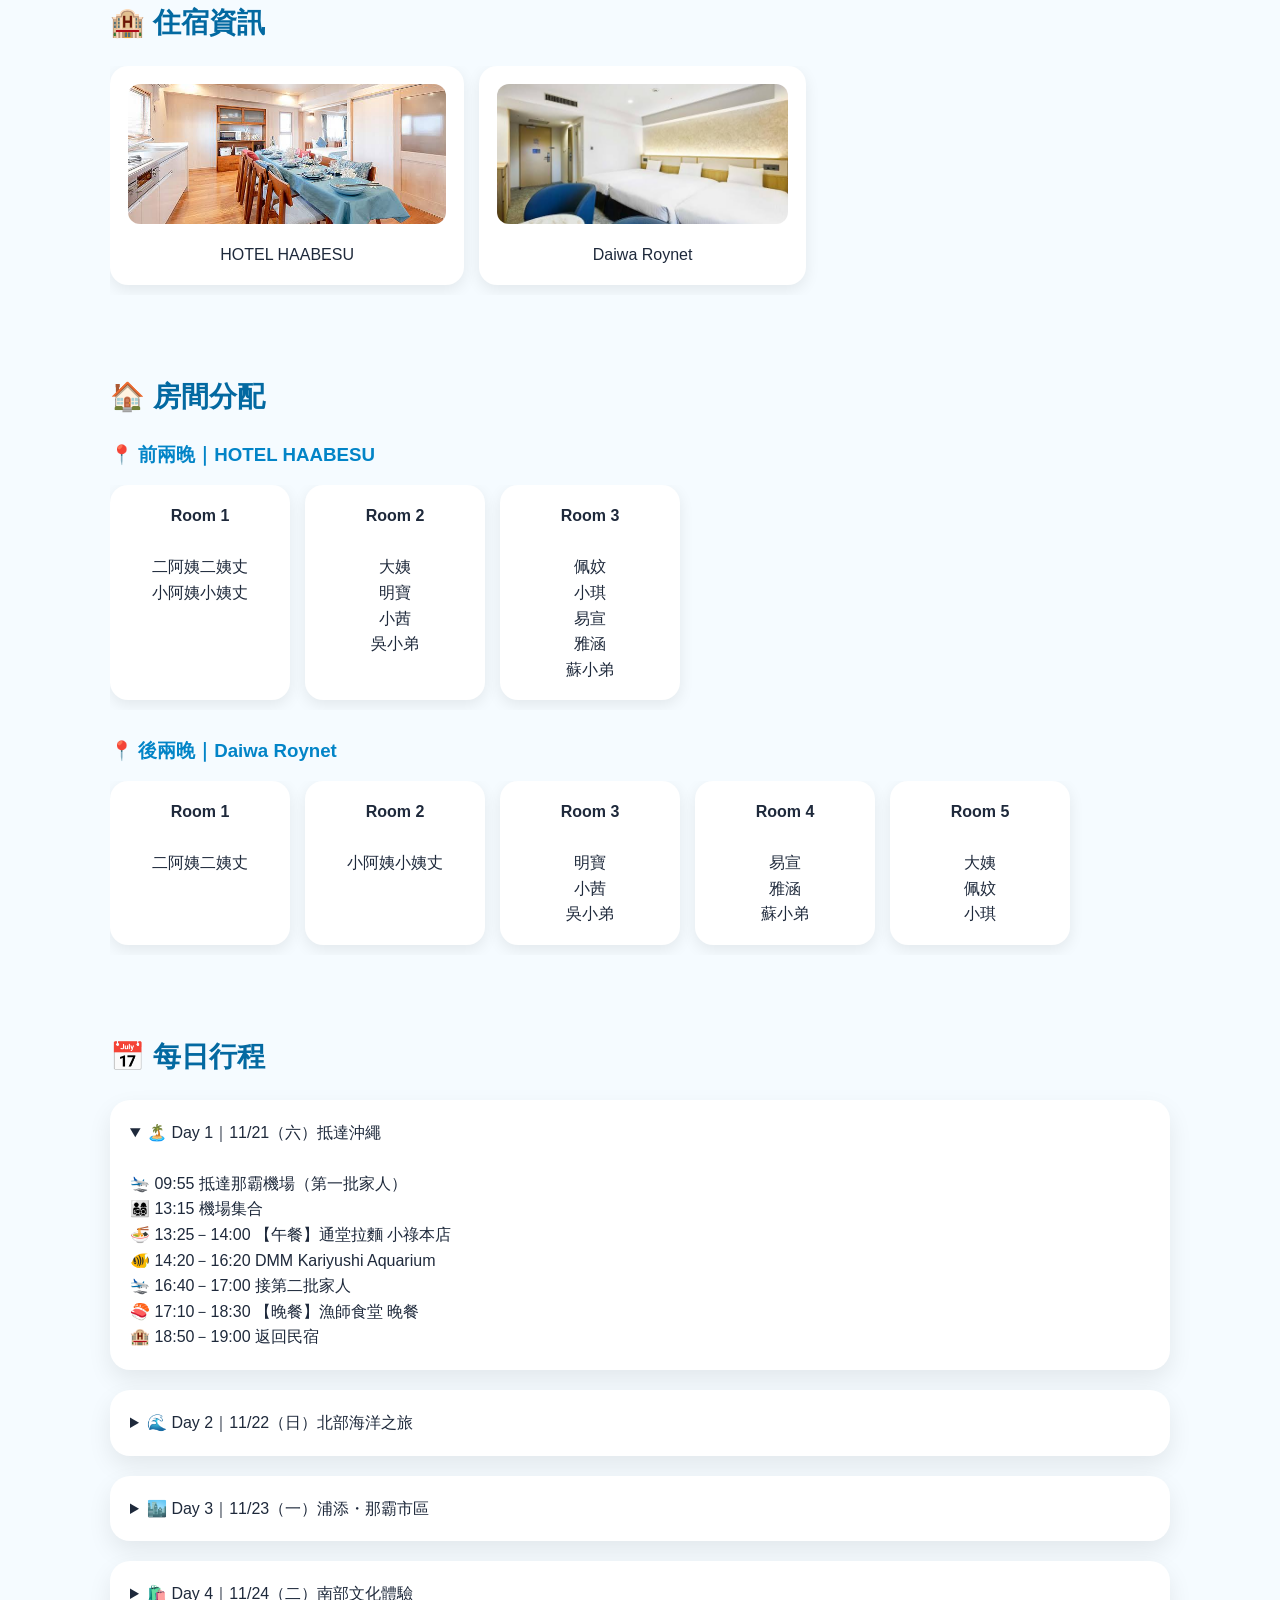
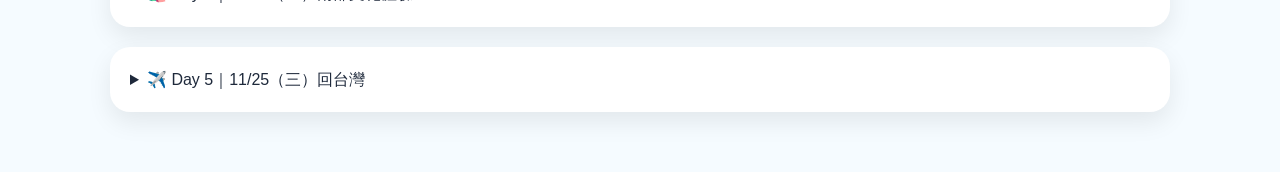
<file: index_v5.html>
<!DOCTYPE html>
<html lang="zh-Hant">

<head>

<meta charset="UTF-8">

<meta name="viewport"
content="width=device-width, initial-scale=1.0">

<title>
🏝️ Okinawa Family Trip 2026
</title>

<style>

:root{
--ocean:#0284c7;
--sky:#e0f7ff;
--card:#ffffff;
}

*{
margin:0;
padding:0;
box-sizing:border-box;
}

body{
font-family:"Microsoft JhengHei",sans-serif;
background:#f5fbff;
color:#1e293b;
line-height:1.6;
}

.hero{
height:80vh;
background:
linear-gradient(
rgba(0,0,0,.35),
rgba(0,0,0,.45)
),
url('images/瀨長島.jpg');
background-size:cover;
background-position:center;
display:flex;
justify-content:center;
align-items:center;
text-align:center;
color:white;
padding:20px;
}

.hero-content{
max-width:700px;
}

.hero h1{
font-size:2.6rem;
margin-bottom:12px;
}

.hero p{
font-size:1.1rem;
margin-bottom:12px;
}

.badges{
display:flex;
justify-content:center;
flex-wrap:wrap;
gap:10px;
margin-top:15px;
}

.badge{
background:rgba(255,255,255,.2);
padding:8px 12px;
border-radius:30px;
backdrop-filter:blur(8px);
}

.countdown{
margin-top:25px;
font-size:1.6rem;
font-weight:bold;
}

.section{
padding:40px 20px;
max-width:1100px;
margin:auto;
}

.card{
background:white;
border-radius:20px;
padding:20px;
box-shadow:
0 10px 25px
rgba(0,0,0,.08);
margin-bottom:20px;
}

.scroll-cards{
display:flex;
overflow-x:auto;
gap:15px;
padding-bottom:10px;
}

.scroll-cards::-webkit-scrollbar{
display:none;
}

.small-card{
min-width:180px;
background:white;
padding:18px;
border-radius:18px;
box-shadow:
0 5px 15px
rgba(0,0,0,.08);
text-align:center;
}

.section-title{
font-size:28px;
color:#0369a1;
margin-bottom:20px;
}

@media(max-width:768px){

.hero{
height:70vh;
}

.hero h1{
font-size:2rem;
}

.countdown{
font-size:1.2rem;
}

}

</style>

</head>

<body>

<!-- Hero -->

<section class="hero">

<div class="hero-content">

<h1>
🏝️ Okinawa Family Trip
</h1>

<p>
2026.11.21 - 11.25
</p>

<div class="badges">

<div class="badge">
👨‍👩‍👧‍👦 13位家人
</div>

<div class="badge">
🏖️ 5天4夜
</div>

<div class="badge">
🚐 包車旅行
</div>

</div>

<div
id="countdown"
class="countdown">
載入中...
</div>

</div>

</section>

<!-- 行前提醒 -->

<section class="section">

<h2 class="section-title">
🛫 行前提醒
</h2>

<div class="card">

CI310 華航旅客：
07:30 前抵達台中國際機場

<br><br>

JX302 星宇旅客：
11:00 前抵達台中國際機場

</div>

</section>

<!-- 航班資訊 -->

<section class="section">

<h2 class="section-title">
✈️ 航班資訊
</h2>

<div class="scroll-cards">

<div class="small-card">
CI310<br>
09:45 → 12:15
</div>

<div class="small-card">
JX302<br>
13:15 → 15:45
</div>

<div class="small-card">
JX303<br>
16:45 → 17:35
</div>

</div>

</section>

<!-- 五日天氣 -->

<section class="section">

<h2 class="section-title">
🌤️ 沖繩五日天氣
</h2>

<div class="scroll-cards">

<div class="small-card">
☀️<br><br>
11/21（六）<br>
22°~27°
</div>

<div class="small-card">
🌤️<br><br>
11/22（日）<br>
21°~26°
</div>

<div class="small-card">
☁️<br><br>
11/23（一）<br>
21°~25°
</div>

<div class="small-card">
🌦️<br><br>
11/24（二）<br>
20°~24°
</div>

<div class="small-card">
☀️<br><br>
11/25（三）<br>
21°~25°
</div>

</div>

</section>

<!-- 景點 -->

<section class="section">

<h2 class="section-title">
📍 必訪景點
</h2>

<div class="scroll-cards">

<div class="small-card">

<img
src="images/dmm_kariyushi_aquarium.jpg"
style="
width:100%;
height:140px;
object-fit:cover;
border-radius:12px;
margin-bottom:10px;
">

DMM Aquarium

</div>

<div class="small-card">

<img
src="images/美麗海水族館.jpg"
style="
width:100%;
height:140px;
object-fit:cover;
border-radius:12px;
margin-bottom:10px;
">

美麗海水族館

</div>

<div class="small-card">

<img
src="images/美國村.jpg"
style="
width:100%;
height:140px;
object-fit:cover;
border-radius:12px;
margin-bottom:10px;
">

美國村

</div>

<div class="small-card">

<img
src="images/波上宮.jpg"
style="
width:100%;
height:140px;
object-fit:cover;
border-radius:12px;
margin-bottom:10px;
">

波上宮

</div>

<div class="small-card">

<img
src="images/國際通.jpg"
style="
width:100%;
height:140px;
object-fit:cover;
border-radius:12px;
margin-bottom:10px;
">

國際通

</div>

<div class="small-card">

<img
src="images/瀨長島.jpg"
style="
width:100%;
height:140px;
object-fit:cover;
border-radius:12px;
margin-bottom:10px;
">

瀨長島

</div>

</div>

</section>

<!-- 美食 -->

<section class="section">

<h2 class="section-title">
🍜 美食推薦
</h2>

<div class="scroll-cards">

<div class="small-card">

<img
src="images/通堂拉麵.jpg"
style="
width:100%;
height:140px;
object-fit:cover;
border-radius:12px;
margin-bottom:10px;
">

通堂拉麵

<div class="small-card">

<img
src="images/豬肉蛋飯糰.jpg"
style="
width:100%;
height:140px;
object-fit:cover;
border-radius:12px;
margin-bottom:10px;
">

豬肉蛋飯糰

</div>

<div class="small-card">

<img
src="images/漁師食堂.jpg"
style="
width:100%;
height:140px;
object-fit:cover;
border-radius:12px;
margin-bottom:10px;
">

漁師食堂

</div>

<div class="small-card">

<img
src="images/琉球的牛.jpg"
style="
width:100%;
height:140px;
object-fit:cover;
border-radius:12px;
margin-bottom:10px;
">

琉球的牛

</div>

<div class="small-card">

<img
src="images/紺 Kou.jpg"
style="
width:100%;
height:140px;
object-fit:cover;
border-radius:12px;
margin-bottom:10px;
">

紺 Kou

</div>

</div>

</section>


<!-- 住宿 -->

<section class="section">

<h2 class="section-title">
🏨 住宿資訊
</h2>

<div class="scroll-cards">

<div class="small-card">

<img
src="images/HOTEL HAABESU OKINAWA-01.jpg"
style="
width:100%;
height:140px;
object-fit:cover;
border-radius:12px;
margin-bottom:10px;
">

HOTEL HAABESU

</div>

<div class="small-card">

<img
src="images/Daiwa Roynet Hotel Naha Kokusaidori-01.jpg"
style="
width:100%;
height:140px;
object-fit:cover;
border-radius:12px;
margin-bottom:10px;
">

Daiwa Roynet

</div>

</div>

</section>


<!-- 房間分配 -->

<section class="section">

<h2 class="section-title">
🏠 房間分配
</h2>

<h3 style="
color:#0284c7;
margin-bottom:15px;
">
📍 前兩晚｜HOTEL HAABESU
</h3>

<div class="scroll-cards">

<div class="small-card">

<strong>Room 1</strong>

<br><br>

二阿姨二姨丈
<br>
小阿姨小姨丈

</div>

<div class="small-card">

<strong>Room 2</strong>

<br><br>

大姨
<br>
明寶
<br>
小茜
<br>
吳小弟

</div>

<div class="small-card">

<strong>Room 3</strong>

<br><br>

佩妏
<br>
小琪
<br>
易宣
<br>
雅涵
<br>
蘇小弟

</div>

</div>

<br>

<h3 style="
color:#0284c7;
margin-bottom:15px;
">
📍 後兩晚｜Daiwa Roynet
</h3>

<div class="scroll-cards">

<div class="small-card">

<strong>Room 1</strong>

<br><br>

二阿姨二姨丈

</div>

<div class="small-card">

<strong>Room 2</strong>

<br><br>

小阿姨小姨丈

</div>

<div class="small-card">

<strong>Room 3</strong>

<br><br>

明寶
<br>
小茜
<br>
吳小弟

</div>

<div class="small-card">

<strong>Room 4</strong>

<br><br>

易宣
<br>
雅涵
<br>
蘇小弟

</div>

<div class="small-card">

<strong>Room 5</strong>

<br><br>

大姨
<br>
佩妏
<br>
小琪

</div>

</div>

</section>


<!-- 每日行程 -->

<section class="section">

<h2 class="section-title">
📅 每日行程
</h2>

<details open class="card">

<summary>
🏝️ Day 1｜11/21（六）抵達沖繩
</summary>

<br>

🛬 09:55 抵達那霸機場（第一批家人）<br>
👨‍👩‍👧‍👦 13:15 機場集合<br>
🍜 13:25－14:00 【午餐】通堂拉麵 小祿本店<br>
🐠 14:20－16:20 DMM Kariyushi Aquarium<br>
🛬 16:40－17:00 接第二批家人<br>
🍣 17:10－18:30 【晚餐】漁師食堂 晚餐<br>
🏨 18:50－19:00 返回民宿

</details>

<details class="card">

<summary>
🌊 Day 2｜11/22（日）北部海洋之旅
</summary>

<br>

🚌 09:00 民宿出發<br>
🚐 09:00－10:00 車程<br>
🌊 10:00－11:40 部瀨名海中公園<br>
🚢 建議搭乘10:30或10:50玻璃船<br>
🚐 11:40－12:15 車程<br>
📸 12:15－12:45 The Sinmay<br>
🚐 12:45－13:05 車程<br>
🍙 13:05－14:10 【午餐】沖繩豬肉蛋飯糰 本部町店<br>
🚐 14:10－14:15 車程<br>
🐋 14:15－16:45 美麗海水族館<br>
🚐 16:45－18:45 車程<br>
🌅 18:45－20:30 美國村自由活動<br>
🌮 【晚餐】Taco Rice Cafe Kijimuna <br>
🚐 20:30－21:00 返回民宿<br>
🏨 21:00 抵達民宿

</details>

<details class="card">

<summary>
🏙️ Day 3｜11/23（一）浦添・那霸市區
</summary>

<br>

🚌 10:00 民宿出發<br>
🏘️ 10:10－11:00 港川外人住宅街<br>
🚐 11:00－11:10 車程<br>
🛍️ 11:10－14:10 SAN-A PARCO CITY<br>
🍱 午餐自由用餐<br>
🚐 14:10－14:30 車程<br>
🏯 14:30－15:10 達摩寺<br>
🚐 15:10－15:40 車程<br>
⛩️ 15:40－16:20 波上宮<br>
🚶 16:20－17:15 自由時間<br>
🥩 17:15－19:30 【晚餐】琉球的牛 久茂地店<br>
🏨 19:40 入住 Daiwa Roynet Hotel

</details>

<details class="card">

<summary>
🛍️ Day 4｜11/24（二）南部文化體驗
</summary>

<br>

🚌 10:00 飯店出發<br>
🚐 10:00－10:40 車程<br>
🕳️ 10:40－13:00 玉泉洞<br>
🚐 13:00－13:40 車程<br>
🍱 13:40－15:10 【午餐】第一牧志公設市場<br>
🛍️ 15:10－18:00 國際通自由活動<br>
🥘 18:00－19:30 【晚餐】紺 Kou 東町本店<br>
🏨 19:30－19:40 返回飯店

</details>

<details class="card">

<summary>
✈️ Day 5｜11/25（三）回台灣
</summary>

<br>

🚌 10:00 飯店出發<br>
🐟 10:10－11:10 泊港漁市場<br>
🚐 11:10－11:40 車程<br>
🌴 11:40－14:00 瀨長島 Umikaji Terrace<br>
🍴 午餐＋自由活動<br>
🚐 14:00－14:10 車程<br>
🛫 14:10 抵達那霸機場辦理報到<br>
✈️ 16:45 JX303 起飛返台<br>
🛬 17:35 抵達台中

</details>

</section>

</body>

</html>
</file>
<file: style.css>
:root{
--ocean:#0284c7;
--sky:#e0f7ff;
--card:#ffffff;
}
*{
margin:0;
padding:0;
box-sizing:border-box;
}
body{
font-family:"Microsoft JhengHei",sans-serif;
background:#f5fbff;
color:#1e293b;
line-height:1.6;
}
.hero{
height:70vh;
background:
linear-gradient(
rgba(0,0,0,.35),
rgba(0,0,0,.45)
),
url('images/瀨長島.jpg');
background-size:cover;
background-position:center;
display:flex;
justify-content:center;
align-items:center;
text-align:center;
color:white;
padding:20px;
}
.hero-content{
max-width:700px;
}
.hero h1{
font-size:1.6rem;
font-weight:700;
line-height:1.2;
margin-bottom:12px;
white-space:nowrap;
}
.hero p{
font-size:1.1rem;
margin-bottom:12px;
}
.badges{
display:flex;
justify-content:center;
flex-wrap:wrap;
gap:10px;
margin-top:15px;
}
.badge{
background:rgba(255,255,255,.2);
padding:8px 12px;
border-radius:30px;
backdrop-filter:blur(8px);
}
.countdown{
margin-top:25px;
font-size:1.6rem;
font-weight:bold;
}
.countdown-box{
background:rgba(255,255,255,.92);
backdrop-filter:blur(12px);
border-radius:28px;
padding:24px;
box-shadow:0 12px 30px rgba(0,0,0,.08);
}
.countdown-title{
font-size:1.2rem;
font-weight:700;
color:#0e7490;
margin-bottom:10px;
}
#countdown{
font-size:1.3rem;
font-weight:bold;
color:#0f766e;
}
.section{
padding:40px 20px;
max-width:1100px;
margin:auto;
}
.card{
background:white;
border-radius:20px;
padding:20px;
box-shadow:
0 10px 25px
rgba(0,0,0,.08);
margin-bottom:20px;
}
.flight-card{
background:white;
border-radius:22px;
padding:20px;
margin-bottom:18px;
box-shadow:0 8px 20px rgba(0,0,0,.08);
}
.china-airlines{
border-left:5px solid #0284c7;
}
.starlux{
border-left:5px solid #c68a28;
}
.return-flight{
border-left:5px solid #0f766e;
}
.flight-header{
font-size:1rem;
font-weight:700;
color:#0284c7;
margin-bottom:10px;
}
.flight-airline{
font-size:1.2rem;
font-weight:700;
margin-bottom:5px;
}
.flight-route{
color:#64748b;
margin-bottom:8px;
}
.flight-time{
font-size:1.5rem;
font-weight:bold;
color:#0f766e;
margin-bottom:12px;
}
.flight-note{
background:#f0fdfa;
padding:12px;
border-radius:12px;
color:#0f766e;
}
.scroll-cards{
display:flex;
overflow-x:auto;
gap:15px;
padding-bottom:10px;
}
.scroll-cards::-webkit-scrollbar{
display:none;
}
.small-card{
min-width:180px;
background:white;
padding:18px;
border-radius:18px;
box-shadow:
0 5px 15px
rgba(0,0,0,.08);
text-align:center;
}
.section-title{
font-size:28px;
color:#0369a1;
margin-bottom:20px;
}
@media(max-width:768px){
.hero{
height:70vh;
}
.hero h1{
font-size:2rem;
}
.countdown{
font-size:1.2rem;
}
}
.day-card{padding:6px 18px;}
.day-card summary{font-weight:700;font-size:1.02rem;padding:14px 0;cursor:pointer;list-style:none;display:flex;justify-content:space-between;align-items:center;}
.day-card summary::-webkit-details-marker{display:none;}
.day-card summary::after{content:"▾";color:var(--ocean);font-size:1.1rem;}
.day-card:not([open]) summary::after{content:"▸";}
.day-card[open] summary{border-bottom:1px dashed #e2e8f0;margin-bottom:14px;}
.timeline{position:relative;padding:4px 0 14px;}
.timeline::before{content:"";position:absolute;left:62px;top:8px;bottom:22px;width:3px;background:linear-gradient(#bae6fd,var(--ocean),#bae6fd);border-radius:3px;}
.stop{position:relative;display:flex;margin-bottom:4px;}
.time{width:52px;flex:none;text-align:right;font-weight:700;font-size:.95rem;color:#0f766e;padding-top:1px;font-variant-numeric:tabular-nums;}
.time.none{color:#cbd5e1;font-weight:400;}
.dot{position:absolute;left:55px;top:5px;width:17px;height:17px;border-radius:50%;background:#fff;border:4px solid var(--ocean);}
.stop.meal .dot{border-color:#ea7a1a;}
.stop.end .dot{border-color:#0f766e;background:#0f766e;}
.stop .body{margin-left:30px;padding-bottom:8px;flex:1;}
.stop .title{font-weight:600;font-size:1rem;}
.stop.meal .title{color:#b45309;}
.tag{display:inline-block;margin:5px 6px 0 0;background:#ecfeff;color:#0e7490;border-radius:8px;padding:3px 9px;font-size:.8rem;}
.tag.warn{background:#fef2f2;color:#b91c1c;}
.tag.food{background:#fff7ed;color:#c2410c;}
.drive{display:flex;margin:2px 0 6px;}
.drive span{margin-left:82px;background:#f1f5f9;color:#64748b;font-size:.78rem;border-radius:20px;padding:2px 10px;}
.callout{margin:6px 0 12px;background:#fffbeb;border:1px solid #fde68a;color:#92400e;border-radius:12px;padding:10px 12px;font-size:.85rem;}
.spot-scroll,.food-scroll{display:flex;gap:14px;overflow-x:auto;scroll-snap-type:x mandatory;padding:2px 2px 12px;-webkit-overflow-scrolling:touch;}
.spot-scroll::-webkit-scrollbar,.food-scroll::-webkit-scrollbar{display:none;}
.spot-card,.food-card{flex:none;width:210px;scroll-snap-align:start;background:#fff;border-radius:20px;overflow:hidden;box-shadow:0 8px 20px rgba(0,0,0,.09);display:flex;flex-direction:column;}
.spot-photo,.food-photo{display:block;width:100%;height:130px;object-fit:cover;background:#e0f2fe;}
.spot-body,.food-body{padding:12px 14px 14px;display:flex;flex-direction:column;flex:1;}
.spot-name,.food-name{font-weight:700;font-size:1.02rem;line-height:1.35;}
.spot-meta,.food-meta{margin-top:6px;}
.spot-desc{margin-top:8px;font-size:.84rem;color:#475569;line-height:1.5;}
.chip{display:inline-block;background:#ecfeff;color:#0e7490;border-radius:8px;padding:2px 8px;font-size:.78rem;margin-right:5px;}
.chip.soft{background:#f1f5f9;color:#64748b;}
.chip.warm{background:#fff7ed;color:#c2410c;}
.map-btn{margin-top:auto;padding-top:10px;}
.map-btn a{display:inline-block;background:var(--ocean);color:#fff;text-decoration:none;font-size:.82rem;font-weight:600;border-radius:20px;padding:6px 13px;}
html{scroll-behavior:smooth;}
.section{scroll-margin-top:62px;}
.quick-nav{position:sticky;top:0;z-index:50;background:rgba(245,251,255,.94);-webkit-backdrop-filter:blur(10px);backdrop-filter:blur(10px);border-bottom:1px solid #e2e8f0;}
.quick-nav-inner{display:flex;gap:8px;overflow-x:auto;padding:10px 16px;max-width:1100px;margin:auto;}
.quick-nav-inner::-webkit-scrollbar{display:none;}
.quick-nav a{flex:none;text-decoration:none;color:#0e7490;background:#fff;border:1px solid #bae6fd;border-radius:20px;padding:6px 13px;font-size:.88rem;font-weight:600;white-space:nowrap;}
.quick-nav a.active{background:var(--ocean);border-color:var(--ocean);color:#fff;}
.today-badge{display:inline-block;flex:none;white-space:nowrap;background:#ea7a1a;color:#fff;font-size:.72rem;font-weight:700;border-radius:10px;padding:1px 8px;margin-right:8px;vertical-align:middle;}
.day-card summary{gap:8px;}
.wx-card{background:#fff;border-radius:20px;padding:16px 8px 12px;box-shadow:0 8px 20px rgba(0,0,0,.09);}
.wx-grid{display:grid;grid-template-columns:repeat(5,1fr);}
.wx-col{text-align:center;padding:2px 2px;border-right:1px dashed #e2e8f0;}
.wx-col:last-child{border-right:none;}
.wx-date{font-weight:700;font-size:.86rem;color:#0f766e;line-height:1.3;}
.wx-date small{display:block;font-weight:400;font-size:.72rem;color:#64748b;}
.wx-ico{font-size:1.7rem;margin:6px 0 2px;}
.wx-temp{font-size:.88rem;font-weight:700;}
.wx-temp span{color:#cbd5e1;font-weight:400;margin:0 1px;}
.wx-rain{font-size:.74rem;color:#0e7490;min-height:1.1em;margin-top:2px;}
.wx-note{margin:10px 8px 0;font-size:.76rem;color:#94a3b8;text-align:center;}
.stay-list{display:grid;gap:16px;}
.stay-card{background:#fff;border-radius:20px;overflow:hidden;box-shadow:0 8px 20px rgba(0,0,0,.09);}
.stay-photo{display:block;width:100%;height:160px;object-fit:cover;background:#e0f2fe;}
.stay-body{padding:14px 16px 16px;}
.stay-top{display:flex;align-items:center;justify-content:space-between;gap:8px;}
.stay-dates{font-size:.84rem;color:#64748b;}
.stay-name{margin-top:8px;font-weight:700;font-size:1.1rem;line-height:1.35;}
.stay-body .map-btn{padding-top:10px;}
.rooms{margin-top:12px;border-top:1px dashed #e2e8f0;padding-top:6px;}
.rooms summary{cursor:pointer;list-style:none;font-weight:600;font-size:.92rem;color:#0f766e;padding:8px 0;display:flex;justify-content:space-between;align-items:center;}
.rooms summary::-webkit-details-marker{display:none;}
.rooms summary::after{content:"▸";color:var(--ocean);}
.rooms[open] summary::after{content:"▾";}
.room-grid{display:grid;grid-template-columns:1fr 1fr;gap:10px;padding:4px 0 2px;}
.room{background:#f0f9ff;border-radius:14px;padding:10px 12px;}
.room b{display:block;font-size:.82rem;color:#0284c7;margin-bottom:4px;}
.room span{display:block;font-size:.9rem;line-height:1.55;}
.tips-card{padding:6px 18px 14px;}
.tips-card summary{font-weight:700;font-size:1rem;padding:14px 0;cursor:pointer;list-style:none;display:flex;justify-content:space-between;align-items:center;gap:8px;}
.tips-card summary::-webkit-details-marker{display:none;}
.tips-card summary::after{content:"▸";color:var(--ocean);font-size:1.1rem;}
.tips-card[open] summary::after{content:"▾";}
.tips-card[open] summary{border-bottom:1px dashed #e2e8f0;margin-bottom:6px;}
.tip-block{margin-top:14px;}
.tip-block h3{font-size:1rem;color:#0284c7;margin-bottom:6px;}
.tip-block ul{padding-left:1.15rem;}
.tip-block li{font-size:.9rem;line-height:1.6;margin-bottom:5px;color:#334155;}
.tip-foot{margin-top:6px;font-size:.78rem;color:#94a3b8;}
.hero{position:relative;overflow:hidden;}
.hero-content{position:relative;z-index:2;animation:hero-in .9s cubic-bezier(.34,1.56,.64,1) both;}
.hero-deco{position:absolute;inset:0;z-index:1;pointer-events:none;overflow:hidden;}
.cloud{position:absolute;left:0;font-size:3.2rem;opacity:.85;filter:drop-shadow(0 4px 6px rgba(0,0,0,.15));will-change:transform;animation:drift 38s linear infinite;}
.cloud.c1{top:9%;animation-duration:42s;animation-delay:-14s;}
.cloud.c2{top:30%;font-size:2.2rem;opacity:.7;animation-duration:30s;animation-delay:-5s;}
.cloud.c3{top:56%;font-size:2.6rem;opacity:.75;animation-duration:50s;animation-delay:-33s;}
@keyframes drift{from{transform:translateX(-25vw);}to{transform:translateX(125vw);}}
.hero-plane{position:absolute;left:0;top:18%;font-size:2rem;opacity:0;will-change:transform;animation:fly 16s ease-in-out 1.5s infinite;}
@keyframes fly{
0%{transform:translate(-15vw,30px) rotate(-6deg);opacity:0;}
4%{opacity:1;}
30%{transform:translate(50vw,-8px) rotate(2deg);}
52%{transform:translate(115vw,-40px) rotate(-4deg);opacity:1;}
54%,100%{transform:translate(115vw,-40px);opacity:0;}
}
.wave{position:absolute;left:0;bottom:-1px;width:200%;height:46px;will-change:transform;}
.wave-back path{fill:rgba(245,251,255,.55);}
.wave-front path{fill:#f5fbff;}
.wave-back{animation:wave-move 14s linear infinite reverse;height:56px;}
.wave-front{animation:wave-move 9s linear infinite;}
@keyframes wave-move{from{transform:translateX(0);}to{transform:translateX(-50%);}}
@keyframes hero-in{from{opacity:0;transform:translateY(26px) scale(.94);}to{opacity:1;transform:none;}}
.badge{animation:pop-in .6s cubic-bezier(.34,1.56,.64,1) backwards;}
.badge:nth-child(1){animation-delay:.45s;}
.badge:nth-child(2){animation-delay:.6s;}
.badge:nth-child(3){animation-delay:.75s;}
#countdown{font-variant-numeric:tabular-nums;}
.cd-sec{display:inline-block;color:#ea7a1a;min-width:1.35em;animation:cd-pop .5s cubic-bezier(.34,1.56,.64,1);}
@keyframes cd-pop{0%{transform:scale(.55) translateY(8px);opacity:.25;}60%{transform:scale(1.28);opacity:1;}100%{transform:none;opacity:1;}}
.js-anim .section{opacity:0;transform:translateY(30px) scale(.97);}
.js-anim .section.in{opacity:1;transform:none;transition:opacity .55s ease,transform .75s cubic-bezier(.34,1.56,.64,1);}
.js-anim .section.in .section-title{animation:title-in .7s cubic-bezier(.34,1.56,.64,1) backwards;}
@keyframes title-in{from{opacity:0;transform:translateX(-22px);}to{opacity:1;transform:none;}}
.js-anim .section.in .spot-card,
.js-anim .section.in .food-card,
.js-anim .section.in .stay-card,
.js-anim .section.in .wx-card,
.js-anim .section.in .day-card,
.js-anim .section.in .tips-card,
.js-anim .section.in .flight-card{animation:pop-in .65s cubic-bezier(.34,1.56,.64,1) backwards;animation-delay:calc(var(--i,0) * 80ms + 150ms);}
@keyframes pop-in{
0%{opacity:0;transform:translateY(26px) scale(.86) rotate(-2deg);}
60%{opacity:1;transform:translateY(-4px) scale(1.03) rotate(.6deg);}
100%{opacity:1;transform:none;}
}
.spot-card,.food-card,.stay-card,.day-card,.flight-card,.wx-card,.tips-card,.room{transition:transform .28s cubic-bezier(.34,1.56,.64,1),box-shadow .25s ease;}
@media (hover:hover){
.spot-card:hover,.food-card:hover,.stay-card:hover{transform:translateY(-5px);box-shadow:0 14px 28px rgba(2,132,199,.18);}
}
.spot-card:active,.food-card:active,.stay-card:active,.room:active{transform:scale(.95);}
.map-btn a{transition:transform .22s cubic-bezier(.34,1.56,.64,1);}
.map-btn a:active{transform:scale(.88) rotate(-2deg);}
.quick-nav a{transition:transform .22s cubic-bezier(.34,1.56,.64,1),background .2s,color .2s;}
.quick-nav a:active{transform:scale(.88);}
.quick-nav a.active{animation:nav-pop .4s cubic-bezier(.34,1.56,.64,1);}
@keyframes nav-pop{0%{transform:scale(.85);}60%{transform:scale(1.1);}100%{transform:none;}}
.wx-ico{animation:bob 3.2s ease-in-out infinite;transform-origin:50% 70%;}
.wx-col:nth-child(2) .wx-ico{animation-delay:-.7s;}
.wx-col:nth-child(3) .wx-ico{animation-delay:-1.4s;}
.wx-col:nth-child(4) .wx-ico{animation-delay:-2.1s;}
.wx-col:nth-child(5) .wx-ico{animation-delay:-2.8s;}
@keyframes bob{0%,100%{transform:translateY(0) rotate(-5deg);}50%{transform:translateY(-6px) rotate(5deg);}}
.today-badge{animation:pulse 1.8s ease-in-out infinite;}
@keyframes pulse{0%,100%{box-shadow:0 0 0 0 rgba(234,122,26,.55);}50%{box-shadow:0 0 0 7px rgba(234,122,26,0);}}
@media (prefers-reduced-motion:reduce){
*,*::before,*::after{animation:none !important;transition:none !important;}
.js-anim .section{opacity:1;transform:none;}
.hero-deco{display:none;}
html{scroll-behavior:auto;}
}
.unit-list{padding:4px 0 2px;}
.unit{background:#f0f9ff;border:2px solid #bae6fd;border-radius:18px;padding:12px;margin-bottom:12px;}
.unit-head{display:flex;justify-content:space-between;align-items:center;gap:6px;flex-wrap:wrap;margin-bottom:10px;font-weight:700;color:#0284c7;font-size:1rem;}
.unit-tag{font-size:.74rem;font-weight:600;background:#fff;color:#0e7490;border-radius:8px;padding:2px 8px;}
.uroom{background:#fff;border-radius:14px;padding:10px 12px;margin-top:8px;}
.uroom-head{display:flex;justify-content:space-between;align-items:center;gap:6px;flex-wrap:wrap;margin-bottom:8px;}
.uroom-head b{font-size:.9rem;color:#0f766e;}
.uroom .bed{font-size:.76rem;color:#0e7490;background:#ecfeff;border-radius:8px;padding:2px 8px;}
.unit-people{display:flex;flex-wrap:wrap;gap:6px;}
.unit-people span{background:#f0f9ff;border-radius:12px;padding:4px 11px;font-size:.92rem;}
.unit-share{margin-top:10px;font-size:.8rem;line-height:1.5;color:#0f766e;background:#ecfdf5;border-radius:10px;padding:6px 10px;}
.unit-note{margin-top:10px;font-size:.82rem;font-weight:600;line-height:1.5;color:#92400e;background:#fffbeb;border:1px dashed #fcd34d;border-radius:10px;padding:6px 10px;}
.unit-note + .unit-share{margin-top:8px;}
.hroom-list{padding:4px 0 2px;}
.hroom{background:#f0f9ff;border-radius:14px;padding:10px 12px;margin-bottom:10px;}
.hroom-head{display:flex;justify-content:space-between;align-items:center;gap:6px;flex-wrap:wrap;margin-bottom:8px;}
.hroom-head b{font-size:.92rem;color:#0284c7;}
.hroom .bed{font-size:.76rem;color:#0e7490;background:#fff;border-radius:8px;padding:2px 8px;}
.hroom .unit-people span{background:#fff;}
</file>
